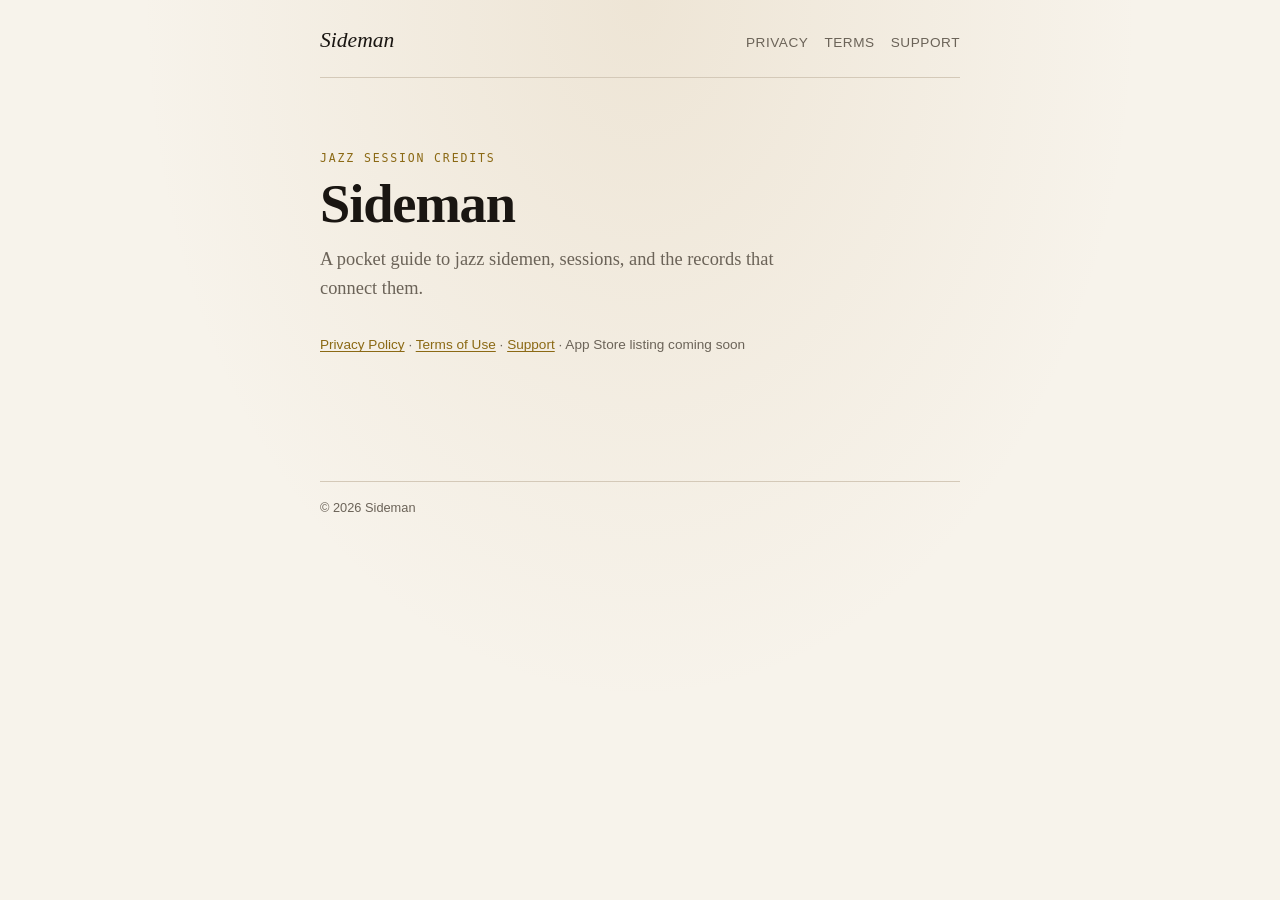
<file: index.html>
<!DOCTYPE html>
<html lang="en">
  <head>
    <meta charset="utf-8" />
    <meta name="viewport" content="width=device-width, initial-scale=1" />
    <title>Sideman</title>
    <meta
      name="description"
      content="Sideman — a native iOS pocket guide to jazz sidemen, sessions, and the records that connect them."
    />
    <link rel="stylesheet" href="./styles.css" />
  </head>
  <body>
    <div class="page">
      <header class="site-header">
        <a class="brand" href="./">Sideman</a>
        <nav class="nav">
          <a href="./privacy/">Privacy</a>
          <a href="./terms/">Terms</a>
          <a href="./support/">Support</a>
        </nav>
      </header>

      <main class="hero">
        <p class="kicker">Jazz session credits</p>
        <h1>Sideman</h1>
        <p class="lede">
          A pocket guide to jazz sidemen, sessions, and the records that connect
          them.
        </p>
        <p class="meta">
          <a href="./privacy/">Privacy Policy</a>
          ·
          <a href="./terms/">Terms of Use</a>
          ·
          <a href="./support/">Support</a>
          · App Store listing coming soon
        </p>
      </main>

      <footer class="site-footer">
        <p>© <span id="year"></span> Sideman</p>
      </footer>
    </div>
    <script>
      document.getElementById('year').textContent = new Date().getFullYear();
    </script>
  </body>
</html>
</file>
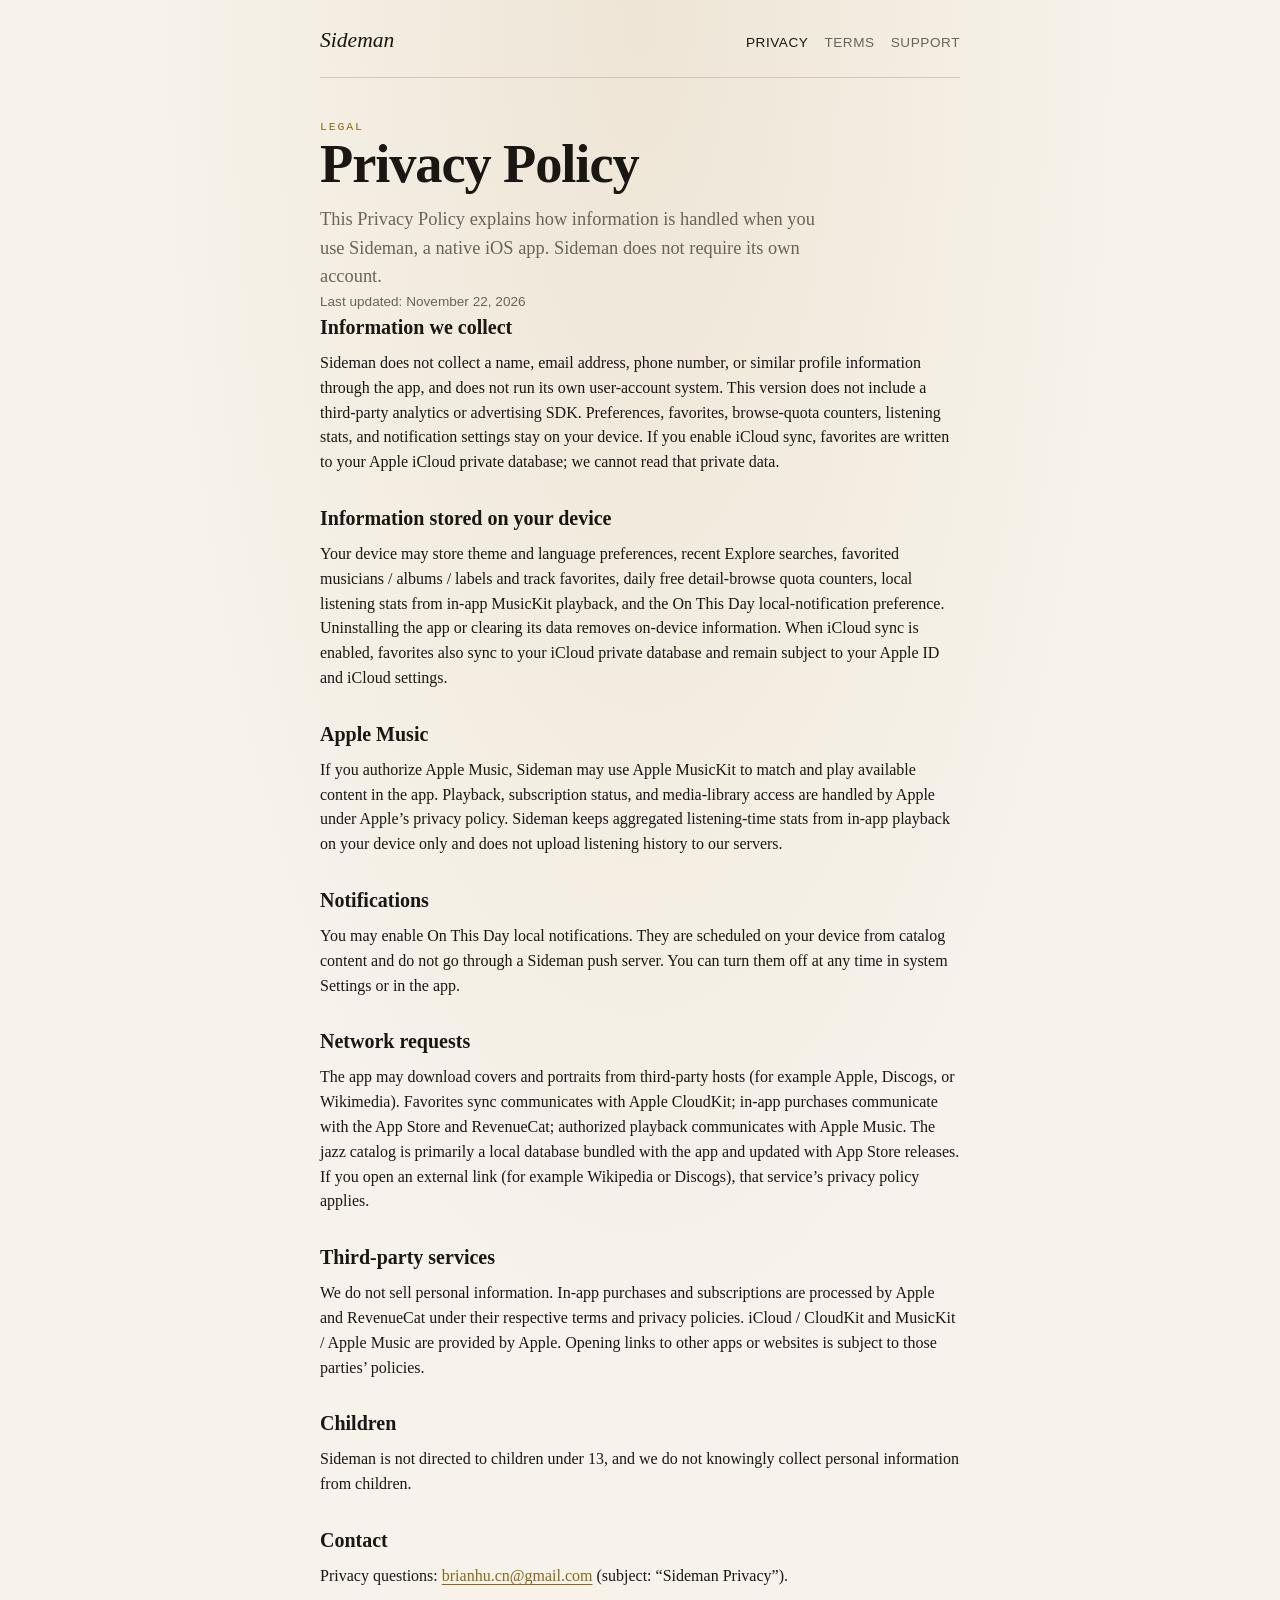
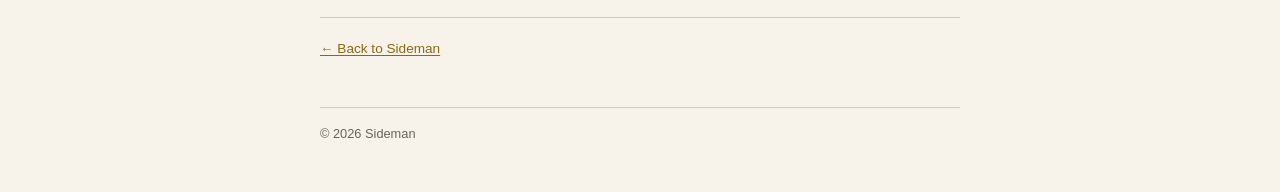
<file: privacy/index.html>
<!DOCTYPE html>
<html lang="en">
  <head>
    <meta charset="utf-8" />
    <meta name="viewport" content="width=device-width, initial-scale=1" />
    <title>Privacy Policy — Sideman</title>
    <meta
      name="description"
      content="Privacy Policy for Sideman, a native iOS pocket guide to jazz session credits."
    />
    <link rel="stylesheet" href="../styles.css" />
  </head>
  <body>
    <div class="page legal">
      <header class="site-header">
        <a class="brand" href="../">Sideman</a>
        <nav class="nav">
          <a aria-current="page" href="./">Privacy</a>
          <a href="../terms/">Terms</a>
          <a href="../support/">Support</a>
        </nav>
      </header>

      <article>
        <p class="kicker">Legal</p>
        <h1>Privacy Policy</h1>
        <p class="lede">
          This Privacy Policy explains how information is handled when you use
          Sideman, a native iOS app. Sideman does not require its own account.
        </p>
        <p class="updated">Last updated: November 22, 2026</p>

        <section>
          <h2>Information we collect</h2>
          <p>
            Sideman does not collect a name, email address, phone number, or
            similar profile information through the app, and does not run its
            own user-account system. This version does not include a third-party
            analytics or advertising SDK. Preferences, favorites, browse-quota
            counters, listening stats, and notification settings stay on your
            device. If you enable iCloud sync, favorites are written to your
            Apple iCloud private database; we cannot read that private data.
          </p>
        </section>

        <section>
          <h2>Information stored on your device</h2>
          <p>
            Your device may store theme and language preferences, recent Explore
            searches, favorited musicians / albums / labels and track favorites,
            daily free detail-browse quota counters, local listening stats from
            in-app MusicKit playback, and the On This Day local-notification
            preference. Uninstalling the app or clearing its data removes
            on-device information. When iCloud sync is enabled, favorites also
            sync to your iCloud private database and remain subject to your
            Apple ID and iCloud settings.
          </p>
        </section>

        <section>
          <h2>Apple Music</h2>
          <p>
            If you authorize Apple Music, Sideman may use Apple MusicKit to
            match and play available content in the app. Playback, subscription
            status, and media-library access are handled by Apple under Apple’s
            privacy policy. Sideman keeps aggregated listening-time stats from
            in-app playback on your device only and does not upload listening
            history to our servers.
          </p>
        </section>

        <section>
          <h2>Notifications</h2>
          <p>
            You may enable On This Day local notifications. They are scheduled
            on your device from catalog content and do not go through a Sideman
            push server. You can turn them off at any time in system Settings or
            in the app.
          </p>
        </section>

        <section>
          <h2>Network requests</h2>
          <p>
            The app may download covers and portraits from third-party hosts
            (for example Apple, Discogs, or Wikimedia). Favorites sync
            communicates with Apple CloudKit; in-app purchases communicate with
            the App Store and RevenueCat; authorized playback communicates with
            Apple Music. The jazz catalog is primarily a local database bundled
            with the app and updated with App Store releases. If you open an
            external link (for example Wikipedia or Discogs), that service’s
            privacy policy applies.
          </p>
        </section>

        <section>
          <h2>Third-party services</h2>
          <p>
            We do not sell personal information. In-app purchases and
            subscriptions are processed by Apple and RevenueCat under their
            respective terms and privacy policies. iCloud / CloudKit and
            MusicKit / Apple Music are provided by Apple. Opening links to other
            apps or websites is subject to those parties’ policies.
          </p>
        </section>

        <section>
          <h2>Children</h2>
          <p>
            Sideman is not directed to children under 13, and we do not
            knowingly collect personal information from children.
          </p>
        </section>

        <section>
          <h2>Contact</h2>
          <p>
            Privacy questions:
            <a href="mailto:brianhu.cn@gmail.com?subject=Sideman%20Privacy"
              >brianhu.cn@gmail.com</a
            >
            (subject: “Sideman Privacy”).
          </p>
        </section>

        <p class="meta back">
          <a href="../">← Back to Sideman</a>
        </p>
      </article>

      <footer class="site-footer">
        <p>© <span id="year"></span> Sideman</p>
      </footer>
    </div>
    <script>
      document.getElementById('year').textContent = new Date().getFullYear();
    </script>
  </body>
</html>
</file>
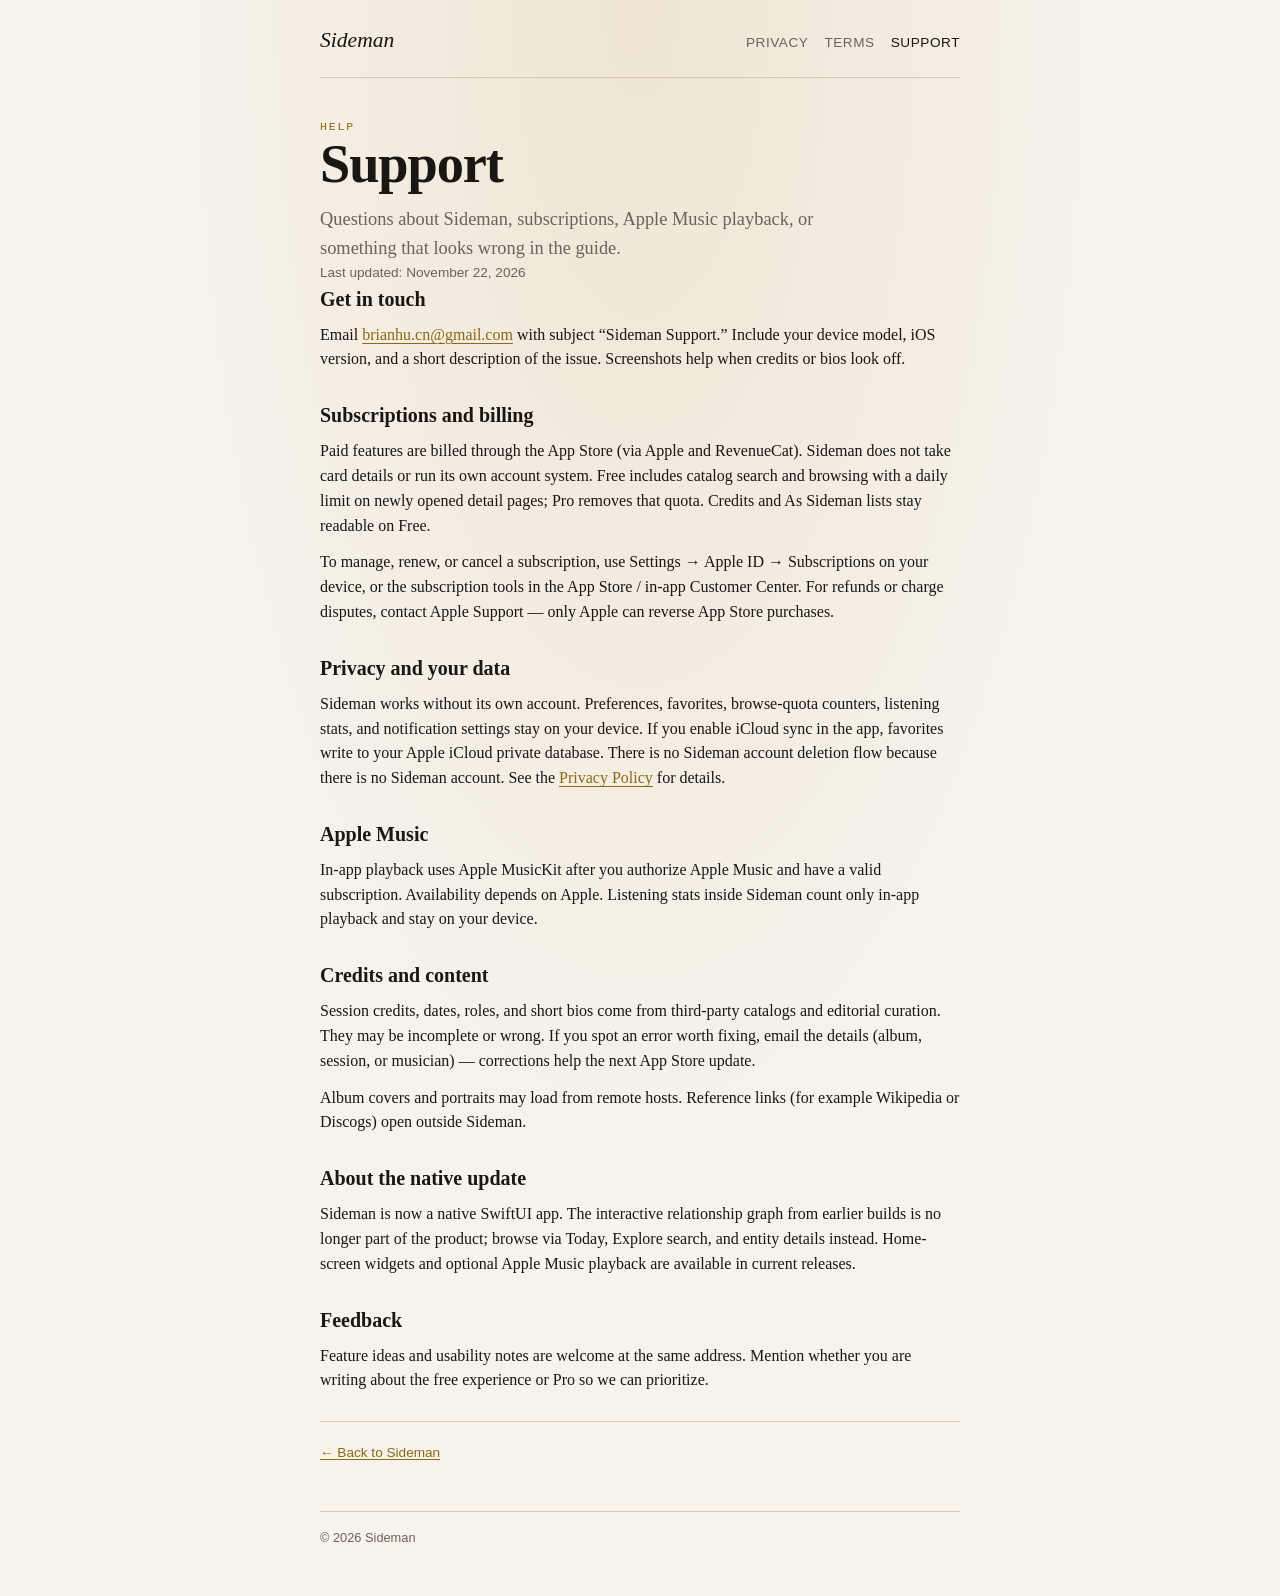
<file: support/index.html>
<!DOCTYPE html>
<html lang="en">
  <head>
    <meta charset="utf-8" />
    <meta name="viewport" content="width=device-width, initial-scale=1" />
    <title>Support — Sideman</title>
    <meta
      name="description"
      content="Help and support for the Sideman native iOS app."
    />
    <link rel="stylesheet" href="../styles.css" />
  </head>
  <body>
    <div class="page legal">
      <header class="site-header">
        <a class="brand" href="../">Sideman</a>
        <nav class="nav">
          <a href="../privacy/">Privacy</a>
          <a href="../terms/">Terms</a>
          <a aria-current="page" href="./">Support</a>
        </nav>
      </header>

      <article>
        <p class="kicker">Help</p>
        <h1>Support</h1>
        <p class="lede">
          Questions about Sideman, subscriptions, Apple Music playback, or
          something that looks wrong in the guide.
        </p>
        <p class="updated">Last updated: November 22, 2026</p>

        <section>
          <h2>Get in touch</h2>
          <p>
            Email
            <a href="mailto:brianhu.cn@gmail.com?subject=Sideman%20Support"
              >brianhu.cn@gmail.com</a
            >
            with subject “Sideman Support.” Include your device model, iOS
            version, and a short description of the issue. Screenshots help when
            credits or bios look off.
          </p>
        </section>

        <section>
          <h2>Subscriptions and billing</h2>
          <p>
            Paid features are billed through the App Store (via Apple and
            RevenueCat). Sideman does not take card details or run its own
            account system. Free includes catalog search and browsing with a
            daily limit on newly opened detail pages; Pro removes that quota.
            Credits and As Sideman lists stay readable on Free.
          </p>
          <p>
            To manage, renew, or cancel a subscription, use Settings → Apple ID
            → Subscriptions on your device, or the subscription tools in the App
            Store / in-app Customer Center. For refunds or charge disputes,
            contact Apple Support — only Apple can reverse App Store purchases.
          </p>
        </section>

        <section>
          <h2>Privacy and your data</h2>
          <p>
            Sideman works without its own account. Preferences, favorites,
            browse-quota counters, listening stats, and notification settings
            stay on your device. If you enable iCloud sync in the app, favorites
            write to your Apple iCloud private database. There is no Sideman
            account deletion flow because there is no Sideman account. See the
            <a href="../privacy/">Privacy Policy</a> for details.
          </p>
        </section>

        <section>
          <h2>Apple Music</h2>
          <p>
            In-app playback uses Apple MusicKit after you authorize Apple Music
            and have a valid subscription. Availability depends on Apple.
            Listening stats inside Sideman count only in-app playback and stay
            on your device.
          </p>
        </section>

        <section>
          <h2>Credits and content</h2>
          <p>
            Session credits, dates, roles, and short bios come from third-party
            catalogs and editorial curation. They may be incomplete or wrong.
            If you spot an error worth fixing, email the details (album,
            session, or musician) — corrections help the next App Store update.
          </p>
          <p>
            Album covers and portraits may load from remote hosts. Reference
            links (for example Wikipedia or Discogs) open outside Sideman.
          </p>
        </section>

        <section>
          <h2>About the native update</h2>
          <p>
            Sideman is now a native SwiftUI app. The interactive relationship
            graph from earlier builds is no longer part of the product; browse
            via Today, Explore search, and entity details instead. Home-screen
            widgets and optional Apple Music playback are available in current
            releases.
          </p>
        </section>

        <section>
          <h2>Feedback</h2>
          <p>
            Feature ideas and usability notes are welcome at the same address.
            Mention whether you are writing about the free experience or Pro so
            we can prioritize.
          </p>
        </section>

        <p class="meta back">
          <a href="../">← Back to Sideman</a>
        </p>
      </article>

      <footer class="site-footer">
        <p>© <span id="year"></span> Sideman</p>
      </footer>
    </div>
    <script>
      document.getElementById('year').textContent = new Date().getFullYear();
    </script>
  </body>
</html>
</file>
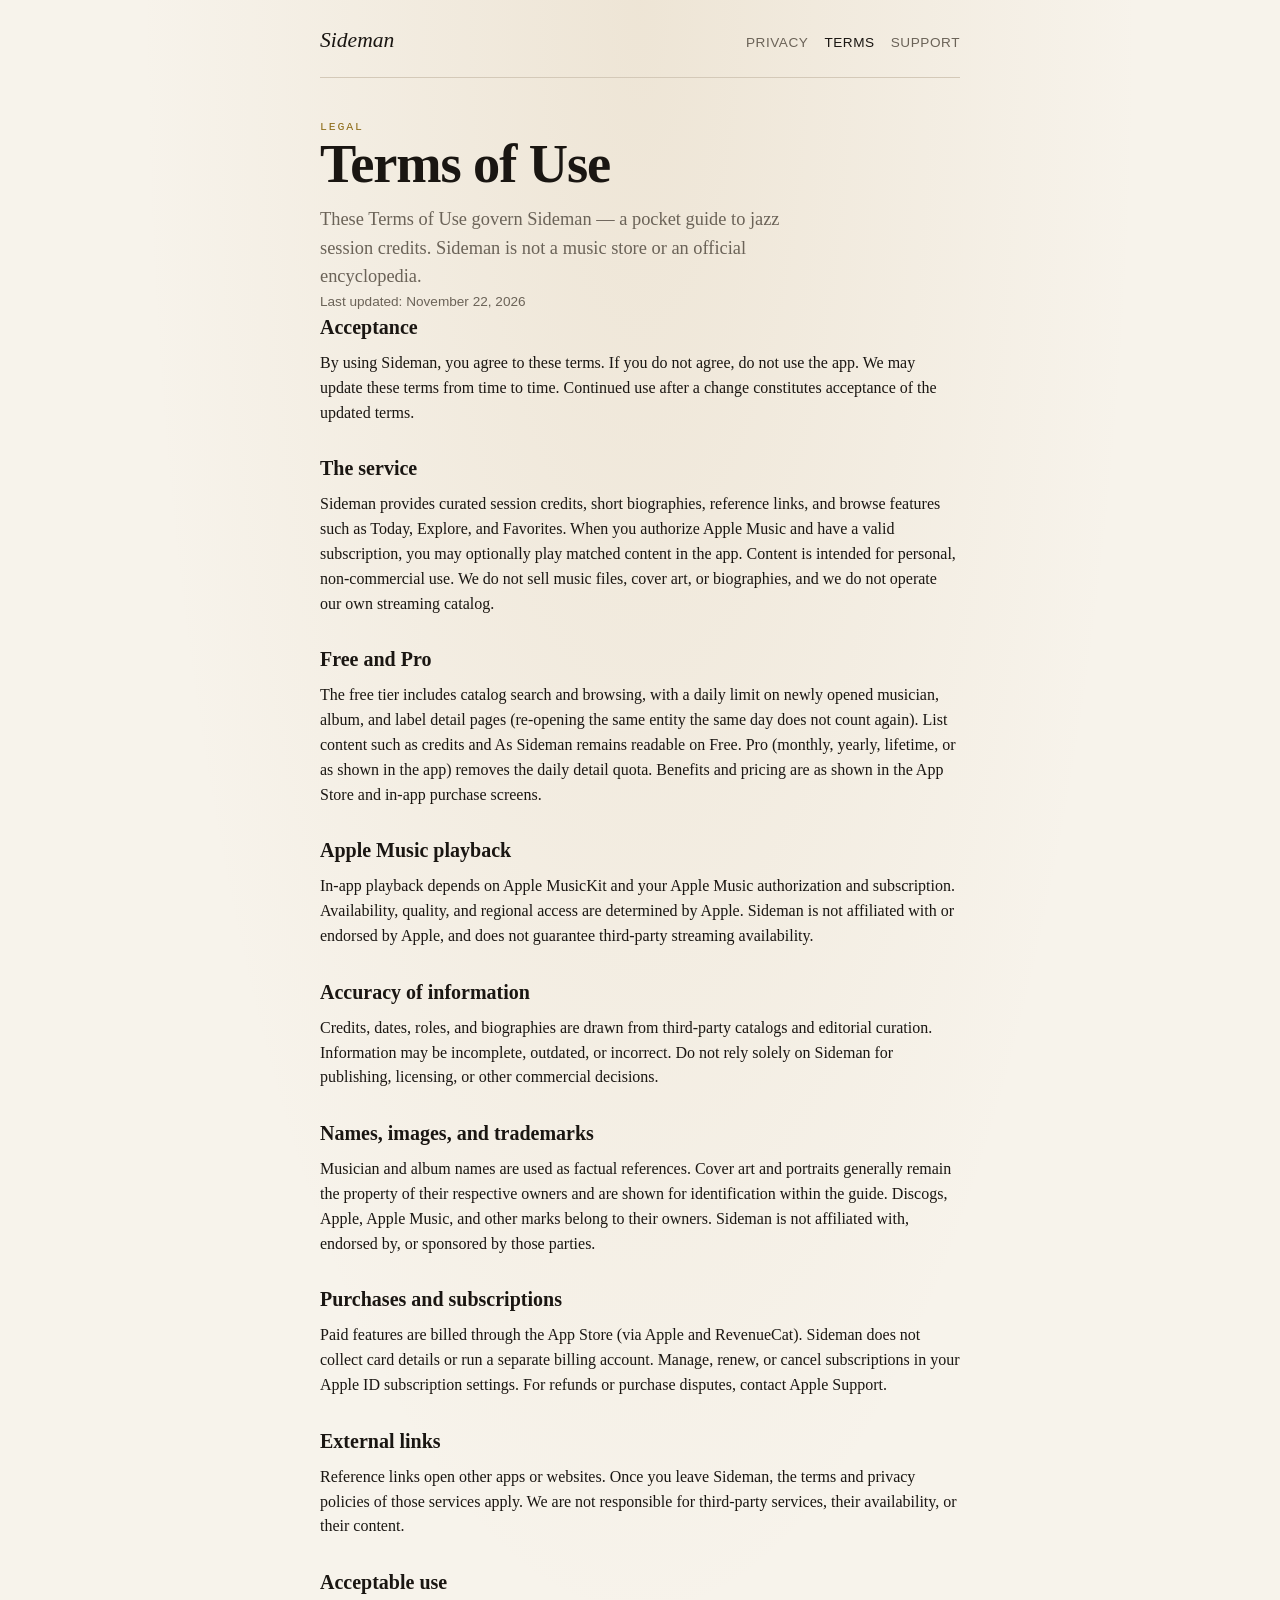
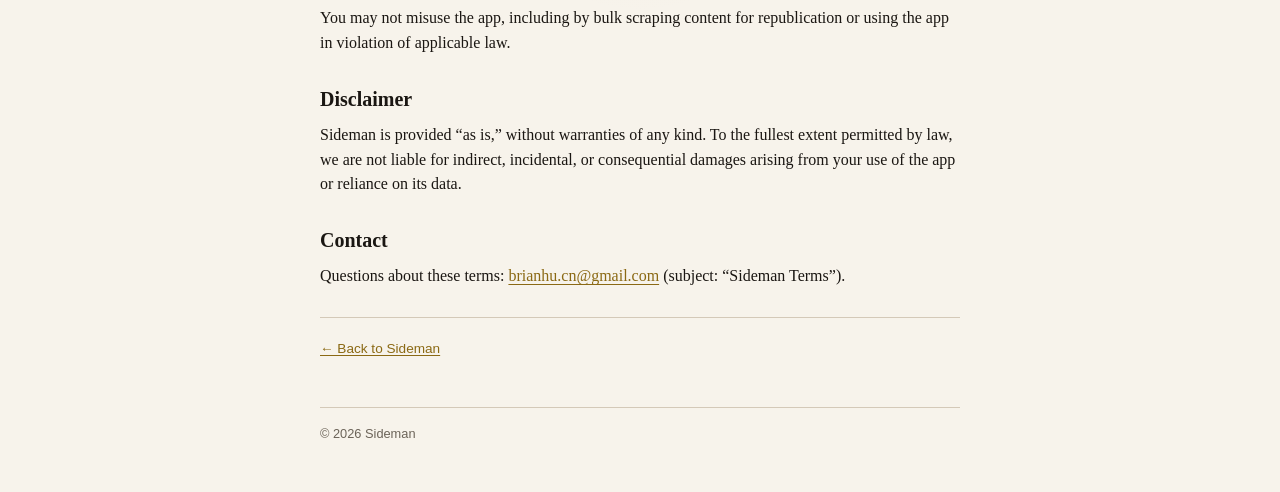
<file: terms/index.html>
<!DOCTYPE html>
<html lang="en">
  <head>
    <meta charset="utf-8" />
    <meta name="viewport" content="width=device-width, initial-scale=1" />
    <title>Terms of Use — Sideman</title>
    <meta
      name="description"
      content="Terms of Use for Sideman, a native iOS pocket guide to jazz session credits."
    />
    <link rel="stylesheet" href="../styles.css" />
  </head>
  <body>
    <div class="page legal">
      <header class="site-header">
        <a class="brand" href="../">Sideman</a>
        <nav class="nav">
          <a href="../privacy/">Privacy</a>
          <a aria-current="page" href="./">Terms</a>
          <a href="../support/">Support</a>
        </nav>
      </header>

      <article>
        <p class="kicker">Legal</p>
        <h1>Terms of Use</h1>
        <p class="lede">
          These Terms of Use govern Sideman — a pocket guide to jazz session
          credits. Sideman is not a music store or an official encyclopedia.
        </p>
        <p class="updated">Last updated: November 22, 2026</p>

        <section>
          <h2>Acceptance</h2>
          <p>
            By using Sideman, you agree to these terms. If you do not agree, do
            not use the app. We may update these terms from time to time.
            Continued use after a change constitutes acceptance of the updated
            terms.
          </p>
        </section>

        <section>
          <h2>The service</h2>
          <p>
            Sideman provides curated session credits, short biographies,
            reference links, and browse features such as Today, Explore, and
            Favorites. When you authorize Apple Music and have a valid
            subscription, you may optionally play matched content in the app.
            Content is intended for personal, non-commercial use. We do not sell
            music files, cover art, or biographies, and we do not operate our
            own streaming catalog.
          </p>
        </section>

        <section>
          <h2>Free and Pro</h2>
          <p>
            The free tier includes catalog search and browsing, with a daily
            limit on newly opened musician, album, and label detail pages
            (re-opening the same entity the same day does not count again). List
            content such as credits and As Sideman remains readable on Free. Pro
            (monthly, yearly, lifetime, or as shown in the app) removes the
            daily detail quota. Benefits and pricing are as shown in the App
            Store and in-app purchase screens.
          </p>
        </section>

        <section>
          <h2>Apple Music playback</h2>
          <p>
            In-app playback depends on Apple MusicKit and your Apple Music
            authorization and subscription. Availability, quality, and regional
            access are determined by Apple. Sideman is not affiliated with or
            endorsed by Apple, and does not guarantee third-party streaming
            availability.
          </p>
        </section>

        <section>
          <h2>Accuracy of information</h2>
          <p>
            Credits, dates, roles, and biographies are drawn from third-party
            catalogs and editorial curation. Information may be incomplete,
            outdated, or incorrect. Do not rely solely on Sideman for
            publishing, licensing, or other commercial decisions.
          </p>
        </section>

        <section>
          <h2>Names, images, and trademarks</h2>
          <p>
            Musician and album names are used as factual references. Cover art
            and portraits generally remain the property of their respective
            owners and are shown for identification within the guide. Discogs,
            Apple, Apple Music, and other marks belong to their owners. Sideman
            is not affiliated with, endorsed by, or sponsored by those parties.
          </p>
        </section>

        <section>
          <h2>Purchases and subscriptions</h2>
          <p>
            Paid features are billed through the App Store (via Apple and
            RevenueCat). Sideman does not collect card details or run a separate
            billing account. Manage, renew, or cancel subscriptions in your
            Apple ID subscription settings. For refunds or purchase disputes,
            contact Apple Support.
          </p>
        </section>

        <section>
          <h2>External links</h2>
          <p>
            Reference links open other apps or websites. Once you leave Sideman,
            the terms and privacy policies of those services apply. We are not
            responsible for third-party services, their availability, or their
            content.
          </p>
        </section>

        <section>
          <h2>Acceptable use</h2>
          <p>
            You may not misuse the app, including by bulk scraping content for
            republication or using the app in violation of applicable law.
          </p>
        </section>

        <section>
          <h2>Disclaimer</h2>
          <p>
            Sideman is provided “as is,” without warranties of any kind. To the
            fullest extent permitted by law, we are not liable for indirect,
            incidental, or consequential damages arising from your use of the
            app or reliance on its data.
          </p>
        </section>

        <section>
          <h2>Contact</h2>
          <p>
            Questions about these terms:
            <a href="mailto:brianhu.cn@gmail.com?subject=Sideman%20Terms"
              >brianhu.cn@gmail.com</a
            >
            (subject: “Sideman Terms”).
          </p>
        </section>

        <p class="meta back"><a href="../">← Back to Sideman</a></p>
      </article>

      <footer class="site-footer">
        <p>© <span id="year"></span> Sideman</p>
      </footer>
    </div>
    <script>
      document.getElementById('year').textContent = new Date().getFullYear();
    </script>
  </body>
</html>
</file>
<file: styles.css>
:root {
  --bg: #f7f3eb;
  --text: #1a1612;
  --muted: #6b6358;
  --accent: #8b6914;
  --border: #d4c9b8;
  --max: 40rem;
}

* {
  box-sizing: border-box;
}

html {
  -webkit-text-size-adjust: 100%;
}

body {
  margin: 0;
  min-height: 100vh;
  background:
    radial-gradient(ellipse at top, rgba(196, 165, 116, 0.18), transparent 55%),
    var(--bg);
  color: var(--text);
  font-family:
    'Iowan Old Style',
    'Palatino Linotype',
    Palatino,
    'Book Antiqua',
    Georgia,
    serif;
  line-height: 1.55;
}

a {
  color: var(--accent);
  text-decoration-thickness: 1px;
  text-underline-offset: 0.18em;
}

a:hover {
  color: var(--text);
}

.page {
  max-width: calc(var(--max) + 3rem);
  margin: 0 auto;
  padding: 1.5rem 1.5rem 3rem;
}

.site-header {
  display: flex;
  align-items: baseline;
  justify-content: space-between;
  gap: 1rem;
  padding-bottom: 1.25rem;
  border-bottom: 1px solid var(--border);
  margin-bottom: 2.5rem;
}

.brand {
  font-style: italic;
  font-size: 1.35rem;
  color: var(--text);
  text-decoration: none;
}

.nav {
  display: flex;
  gap: 1rem;
  align-items: baseline;
}

.nav a {
  font-family:
    'DM Sans',
    'Helvetica Neue',
    Helvetica,
    Arial,
    sans-serif;
  font-size: 0.85rem;
  letter-spacing: 0.04em;
  text-transform: uppercase;
  text-decoration: none;
  color: var(--muted);
}

.nav a[aria-current='page'],
.nav a:hover {
  color: var(--text);
}

.kicker {
  margin: 0 0 0.5rem;
  font-family:
    'JetBrains Mono',
    ui-monospace,
    SFMono-Regular,
    Menlo,
    monospace;
  font-size: 0.72rem;
  letter-spacing: 0.16em;
  text-transform: uppercase;
  color: var(--accent);
}

h1 {
  margin: 0 0 0.75rem;
  font-size: clamp(2.4rem, 7vw, 3.4rem);
  font-weight: 600;
  line-height: 1.05;
  letter-spacing: -0.02em;
}

h2 {
  margin: 0 0 0.5rem;
  font-size: 1.25rem;
  font-weight: 600;
}

.lede {
  margin: 0;
  max-width: 32rem;
  font-size: 1.15rem;
  color: var(--muted);
}

.updated,
.meta,
.note {
  font-family:
    'DM Sans',
    'Helvetica Neue',
    Helvetica,
    Arial,
    sans-serif;
  font-size: 0.85rem;
  color: var(--muted);
}

.updated {
  margin: 1rem 0 2rem;
}

.hero {
  padding: 2rem 0 4rem;
}

.hero .meta {
  margin-top: 2rem;
}

.legal section {
  margin-bottom: 1.75rem;
}

.legal p {
  margin: 0;
}

.legal section p + p {
  margin-top: 0.75rem;
}

.note {
  margin-top: 0.75rem !important;
  font-style: italic;
}

.back {
  margin-top: 2.5rem;
  padding-top: 1.25rem;
  border-top: 1px solid var(--border);
}

.site-footer {
  margin-top: 3rem;
  padding-top: 1rem;
  border-top: 1px solid var(--border);
}

.site-footer p {
  margin: 0;
  font-family:
    'DM Sans',
    'Helvetica Neue',
    Helvetica,
    Arial,
    sans-serif;
  font-size: 0.8rem;
  color: var(--muted);
}
</file>
